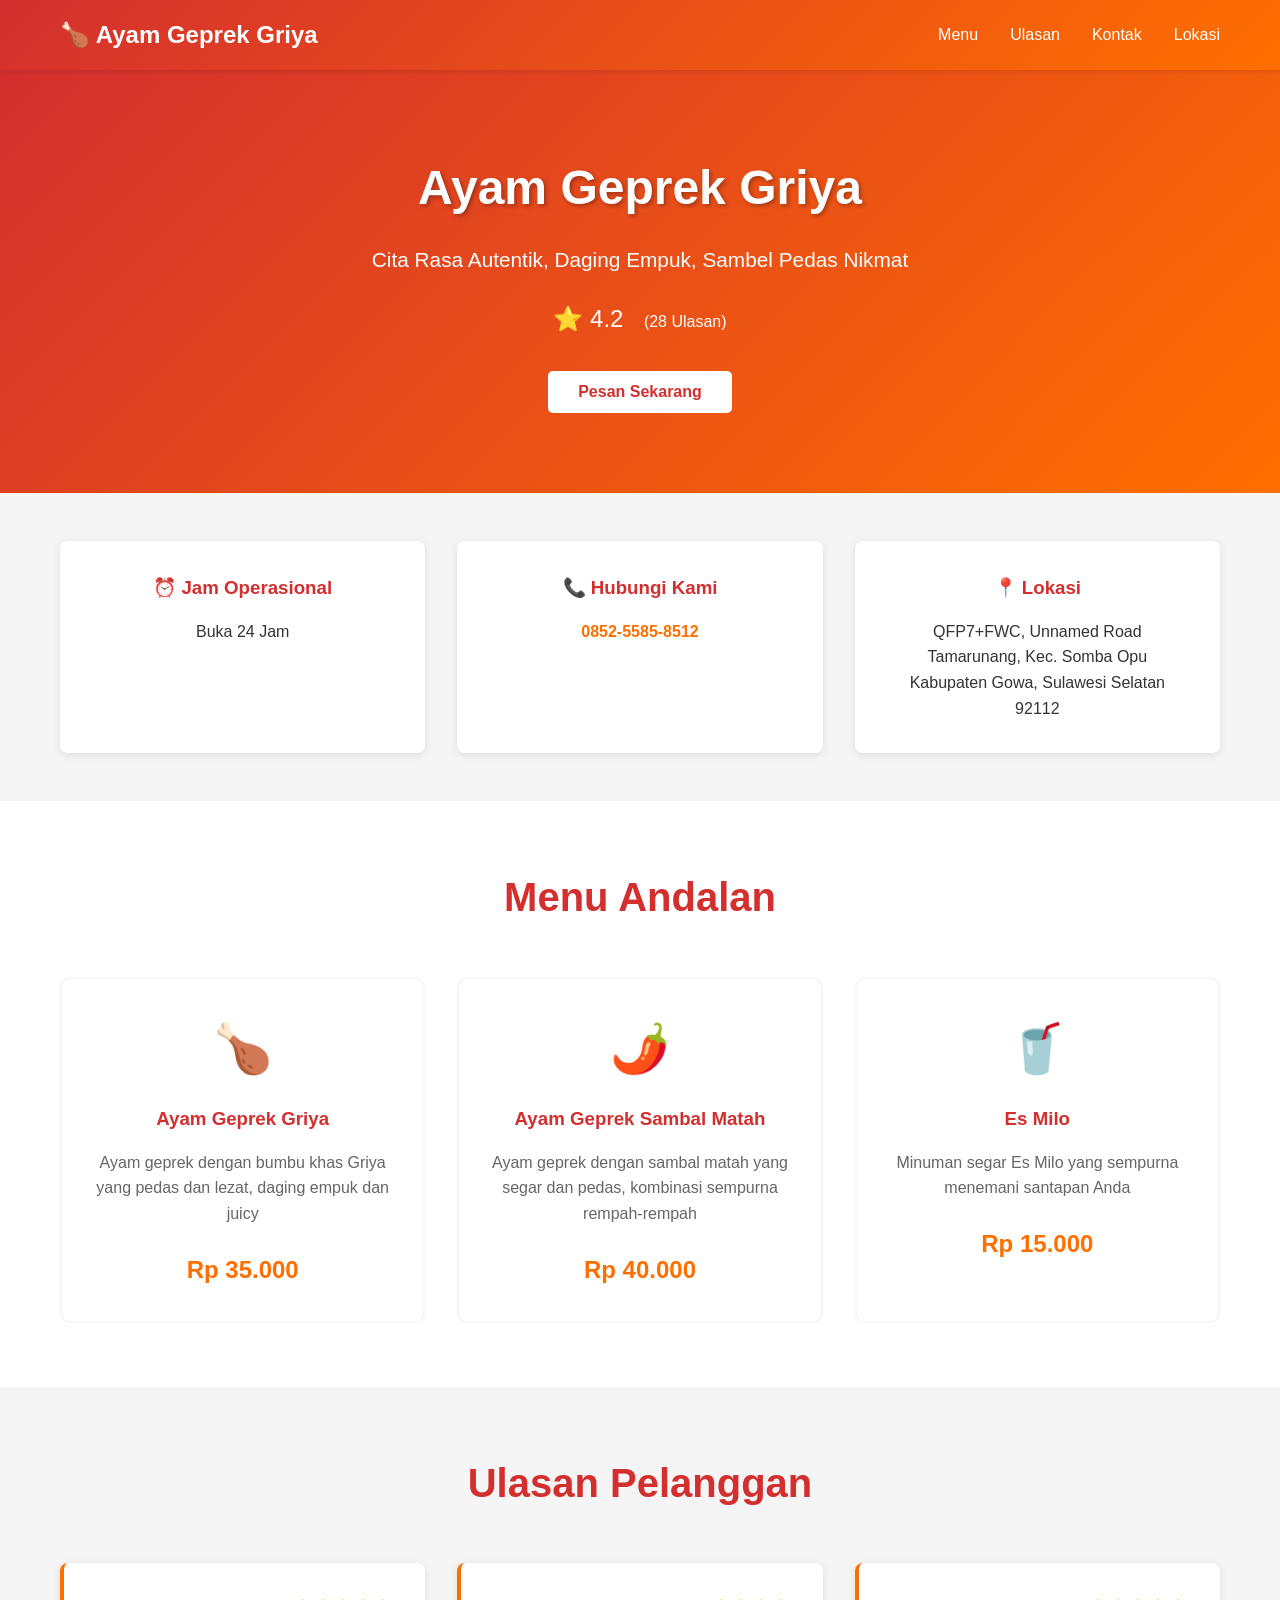
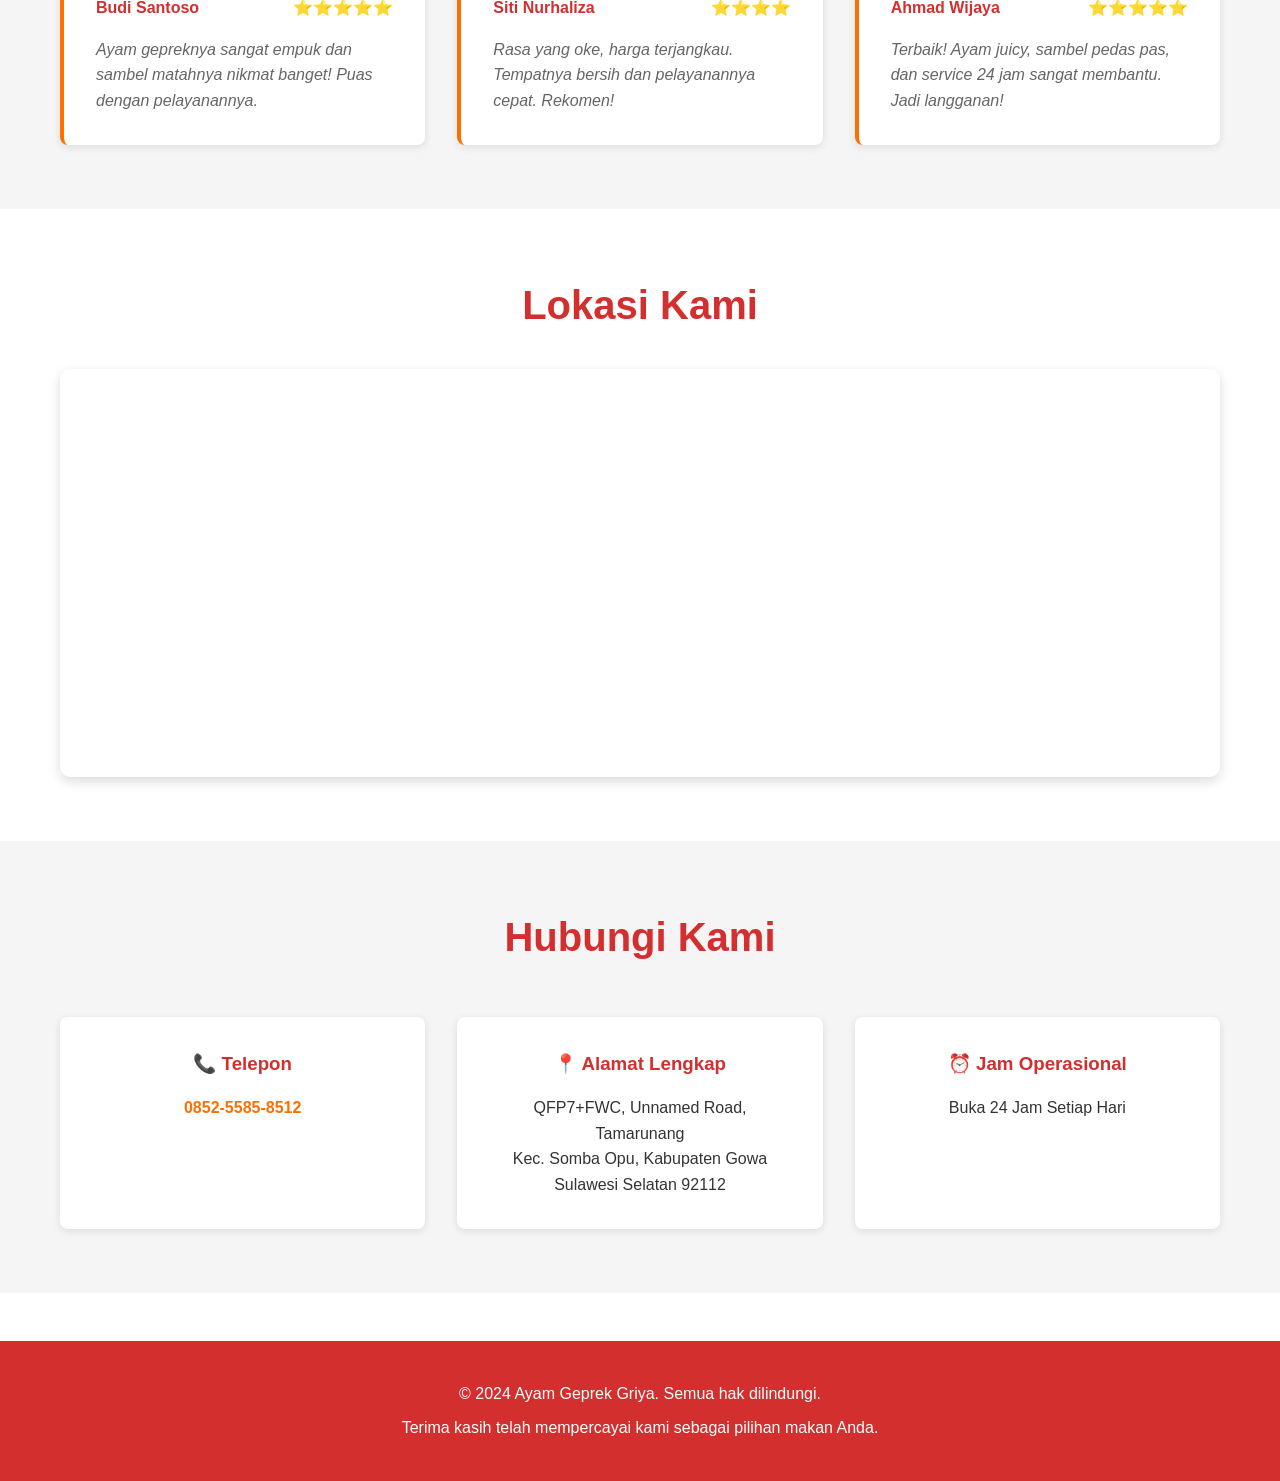
<file: index.html>
<!DOCTYPE html>
<html lang="id">
<head>
    <meta charset="UTF-8">
    <meta name="viewport" content="width=device-width, initial-scale=1.0">
    <title>Ayam Geprek Griya - Restoran Ayam Geprek Terbaik</title>
    <link rel="stylesheet" href="styles.css">
</head>
<body>
    <!-- Navigation Bar -->
    <nav class="navbar">
        <div class="container">
            <div class="logo">🍗 Ayam Geprek Griya</div>
            <ul class="nav-links">
                <li><a href="#menu">Menu</a></li>
                <li><a href="#ulasan">Ulasan</a></li>
                <li><a href="#kontak">Kontak</a></li>
                <li><a href="#lokasi">Lokasi</a></li>
            </ul>
        </div>
    </nav>

    <!-- Hero Section -->
    <section class="hero">
        <div class="hero-content">
            <h1>Ayam Geprek Griya</h1>
            <p>Cita Rasa Autentik, Daging Empuk, Sambel Pedas Nikmat</p>
            <div class="rating">
                <span class="stars">⭐ 4.2</span>
                <span class="reviews">(28 Ulasan)</span>
            </div>
            <button class="btn-pesan">Pesan Sekarang</button>
        </div>
    </section>

    <!-- Info Section -->
    <section class="info-section">
        <div class="container">
            <div class="info-box">
                <h3>⏰ Jam Operasional</h3>
                <p>Buka 24 Jam</p>
            </div>
            <div class="info-box">
                <h3>📞 Hubungi Kami</h3>
                <p><a href="tel:+62852558585812">0852-5585-8512</a></p>
            </div>
            <div class="info-box">
                <h3>📍 Lokasi</h3>
                <p>QFP7+FWC, Unnamed Road<br>Tamarunang, Kec. Somba Opu<br>Kabupaten Gowa, Sulawesi Selatan 92112</p>
            </div>
        </div>
    </section>

    <!-- Menu Section -->
    <section id="menu" class="menu-section">
        <div class="container">
            <h2>Menu Andalan</h2>
            <div class="menu-grid">
                <div class="menu-item">
                    <div class="menu-image">🍗</div>
                    <h3>Ayam Geprek Griya</h3>
                    <p>Ayam geprek dengan bumbu khas Griya yang pedas dan lezat, daging empuk dan juicy</p>
                    <span class="price">Rp 35.000</span>
                </div>
                <div class="menu-item">
                    <div class="menu-image">🌶️</div>
                    <h3>Ayam Geprek Sambal Matah</h3>
                    <p>Ayam geprek dengan sambal matah yang segar dan pedas, kombinasi sempurna rempah-rempah</p>
                    <span class="price">Rp 40.000</span>
                </div>
                <div class="menu-item">
                    <div class="menu-image">🥤</div>
                    <h3>Es Milo</h3>
                    <p>Minuman segar Es Milo yang sempurna menemani santapan Anda</p>
                    <span class="price">Rp 15.000</span>
                </div>
            </div>
        </div>
    </section>

    <!-- Reviews Section -->
    <section id="ulasan" class="reviews-section">
        <div class="container">
            <h2>Ulasan Pelanggan</h2>
            <div class="reviews-grid">
                <div class="review-card">
                    <div class="review-header">
                        <span class="reviewer-name">Budi Santoso</span>
                        <span class="rating-stars">⭐⭐⭐⭐⭐</span>
                    </div>
                    <p class="review-text">Ayam gepreknya sangat empuk dan sambel matahnya nikmat banget! Puas dengan pelayanannya.</p>
                </div>
                <div class="review-card">
                    <div class="review-header">
                        <span class="reviewer-name">Siti Nurhaliza</span>
                        <span class="rating-stars">⭐⭐⭐⭐</span>
                    </div>
                    <p class="review-text">Rasa yang oke, harga terjangkau. Tempatnya bersih dan pelayanannya cepat. Rekomen!</p>
                </div>
                <div class="review-card">
                    <div class="review-header">
                        <span class="reviewer-name">Ahmad Wijaya</span>
                        <span class="rating-stars">⭐⭐⭐⭐⭐</span>
                    </div>
                    <p class="review-text">Terbaik! Ayam juicy, sambel pedas pas, dan service 24 jam sangat membantu. Jadi langganan!</p>
                </div>
            </div>
        </div>
    </section>

    <!-- Location Section -->
    <section id="lokasi" class="location-section">
        <div class="container">
            <h2>Lokasi Kami</h2>
            <div class="map-container">
                <iframe src="https://www.google.com/maps/embed?pb=!1m18!1m12!1m3!1d3977.0987654321!2d119.39!3d-5.23!2m3!1f0!2f0!3f0!3m2!1i1024!2i768!4f13.1!3m3!1m2!1s0x2c431234567890ab%3A0x1234567890abcdef!2sAyam%20Geprek%20Griya!5e0!3m2!1sid!2sid!4v1234567890" width="100%" height="400" style="border:0;" allowfullscreen="" loading="lazy"></iframe>
            </div>
        </div>
    </section>

    <!-- Contact Section -->
    <section id="kontak" class="contact-section">
        <div class="container">
            <h2>Hubungi Kami</h2>
            <div class="contact-info">
                <div class="contact-item">
                    <h3>📞 Telepon</h3>
                    <p><a href="tel:+62852558585812">0852-5585-8512</a></p>
                </div>
                <div class="contact-item">
                    <h3>📍 Alamat Lengkap</h3>
                    <p>QFP7+FWC, Unnamed Road, Tamarunang<br>Kec. Somba Opu, Kabupaten Gowa<br>Sulawesi Selatan 92112</p>
                </div>
                <div class="contact-item">
                    <h3>⏰ Jam Operasional</h3>
                    <p>Buka 24 Jam Setiap Hari</p>
                </div>
            </div>
        </div>
    </section>

    <!-- Footer -->
    <footer class="footer">
        <div class="container">
            <p>&copy; 2024 Ayam Geprek Griya. Semua hak dilindungi.</p>
            <p>Terima kasih telah mempercayai kami sebagai pilihan makan Anda.</p>
        </div>
    </footer>
</body>
</html>
</file>
<file: styles.css>
:root {
    --primary-color: #d32f2f;
    --secondary-color: #ff6f00;
    --text-dark: #333;
    --text-light: #666;
    --bg-light: #f5f5f5;
    --white: #ffffff;
}

* {
    margin: 0;
    padding: 0;
    box-sizing: border-box;
}

body {
    font-family: 'Segoe UI', Tahoma, Geneva, Verdana, sans-serif;
    line-height: 1.6;
    color: var(--text-dark);
}

.container {
    max-width: 1200px;
    margin: 0 auto;
    padding: 0 20px;
}

/* Navigation Bar */
.navbar {
    background: linear-gradient(135deg, var(--primary-color), var(--secondary-color));
    color: var(--white);
    padding: 1rem 0;
    position: sticky;
    top: 0;
    z-index: 100;
    box-shadow: 0 2px 5px rgba(0, 0, 0, 0.1);
}

.navbar .container {
    display: flex;
    justify-content: space-between;
    align-items: center;
}

.logo {
    font-size: 1.5rem;
    font-weight: bold;
}

.nav-links {
    display: flex;
    list-style: none;
    gap: 2rem;
}

.nav-links a {
    color: var(--white);
    text-decoration: none;
    transition: opacity 0.3s ease;
}

.nav-links a:hover {
    opacity: 0.8;
}

/* Hero Section */
.hero {
    background: linear-gradient(135deg, var(--primary-color), var(--secondary-color));
    color: var(--white);
    padding: 80px 20px;
    text-align: center;
}

.hero-content h1 {
    font-size: 3rem;
    margin-bottom: 1rem;
    text-shadow: 2px 2px 4px rgba(0, 0, 0, 0.3);
}

.hero-content p {
    font-size: 1.3rem;
    margin-bottom: 1.5rem;
}

.rating {
    margin-bottom: 2rem;
}

.stars {
    font-size: 1.5rem;
    margin-right: 1rem;
}

.btn-pesan {
    background: var(--white);
    color: var(--primary-color);
    padding: 12px 30px;
    border: none;
    border-radius: 5px;
    font-size: 1rem;
    font-weight: bold;
    cursor: pointer;
    transition: transform 0.3s ease, box-shadow 0.3s ease;
}

.btn-pesan:hover {
    transform: translateY(-2px);
    box-shadow: 0 5px 15px rgba(0, 0, 0, 0.2);
}

/* Info Section */
.info-section {
    background: var(--bg-light);
    padding: 3rem 0;
}

.info-section .container {
    display: grid;
    grid-template-columns: repeat(auto-fit, minmax(250px, 1fr));
    gap: 2rem;
}

.info-box {
    background: var(--white);
    padding: 2rem;
    border-radius: 8px;
    text-align: center;
    box-shadow: 0 2px 8px rgba(0, 0, 0, 0.1);
}

.info-box h3 {
    color: var(--primary-color);
    margin-bottom: 1rem;
}

.info-box a {
    color: var(--secondary-color);
    text-decoration: none;
    font-weight: bold;
}

.info-box a:hover {
    text-decoration: underline;
}

/* Menu Section */
.menu-section {
    padding: 4rem 0;
}

.menu-section h2 {
    text-align: center;
    font-size: 2.5rem;
    margin-bottom: 3rem;
    color: var(--primary-color);
}

.menu-grid {
    display: grid;
    grid-template-columns: repeat(auto-fit, minmax(300px, 1fr));
    gap: 2rem;
}

.menu-item {
    background: var(--white);
    border: 2px solid var(--bg-light);
    border-radius: 10px;
    padding: 2rem;
    text-align: center;
    transition: transform 0.3s ease, box-shadow 0.3s ease;
}

.menu-item:hover {
    transform: translateY(-5px);
    box-shadow: 0 8px 16px rgba(0, 0, 0, 0.15);
    border-color: var(--primary-color);
}

.menu-image {
    font-size: 3rem;
    margin-bottom: 1rem;
}

.menu-item h3 {
    color: var(--primary-color);
    margin-bottom: 1rem;
}

.menu-item p {
    color: var(--text-light);
    margin-bottom: 1.5rem;
}

.price {
    display: block;
    font-size: 1.5rem;
    font-weight: bold;
    color: var(--secondary-color);
}

/* Reviews Section */
.reviews-section {
    background: var(--bg-light);
    padding: 4rem 0;
}

.reviews-section h2 {
    text-align: center;
    font-size: 2.5rem;
    margin-bottom: 3rem;
    color: var(--primary-color);
}

.reviews-grid {
    display: grid;
    grid-template-columns: repeat(auto-fit, minmax(300px, 1fr));
    gap: 2rem;
}

.review-card {
    background: var(--white);
    padding: 2rem;
    border-radius: 8px;
    box-shadow: 0 2px 8px rgba(0, 0, 0, 0.1);
    border-left: 4px solid var(--secondary-color);
}

.review-header {
    display: flex;
    justify-content: space-between;
    align-items: center;
    margin-bottom: 1rem;
}

.reviewer-name {
    font-weight: bold;
    color: var(--primary-color);
}

.rating-stars {
    color: #ffc107;
}

.review-text {
    color: var(--text-light);
    font-style: italic;
}

/* Location Section */
.location-section {
    padding: 4rem 0;
}

.location-section h2 {
    text-align: center;
    font-size: 2.5rem;
    margin-bottom: 2rem;
    color: var(--primary-color);
}

.map-container {
    border-radius: 10px;
    overflow: hidden;
    box-shadow: 0 4px 12px rgba(0, 0, 0, 0.15);
}

/* Contact Section */
.contact-section {
    background: var(--bg-light);
    padding: 4rem 0;
}

.contact-section h2 {
    text-align: center;
    font-size: 2.5rem;
    margin-bottom: 3rem;
    color: var(--primary-color);
}

.contact-info {
    display: grid;
    grid-template-columns: repeat(auto-fit, minmax(250px, 1fr));
    gap: 2rem;
}

.contact-item {
    background: var(--white);
    padding: 2rem;
    border-radius: 8px;
    text-align: center;
    box-shadow: 0 2px 8px rgba(0, 0, 0, 0.1);
}

.contact-item h3 {
    color: var(--primary-color);
    margin-bottom: 1rem;
}

.contact-item a {
    color: var(--secondary-color);
    text-decoration: none;
    font-weight: bold;
}

.contact-item a:hover {
    text-decoration: underline;
}

/* Footer */
.footer {
    background: var(--primary-color);
    color: var(--white);
    text-align: center;
    padding: 2rem 0;
    margin-top: 3rem;
}

.footer p {
    margin: 0.5rem 0;
}

/* Responsive Design */
@media (max-width: 768px) {
    .hero-content h1 {
        font-size: 2rem;
    }

    .hero-content p {
        font-size: 1rem;
    }

    .nav-links {
        gap: 1rem;
        font-size: 0.9rem;
    }

    .menu-section h2,
    .reviews-section h2,
    .location-section h2,
    .contact-section h2 {
        font-size: 2rem;
    }

    .menu-grid,
    .reviews-grid,
    .info-section .container,
    .contact-info {
        grid-template-columns: 1fr;
    }
}
</file>
